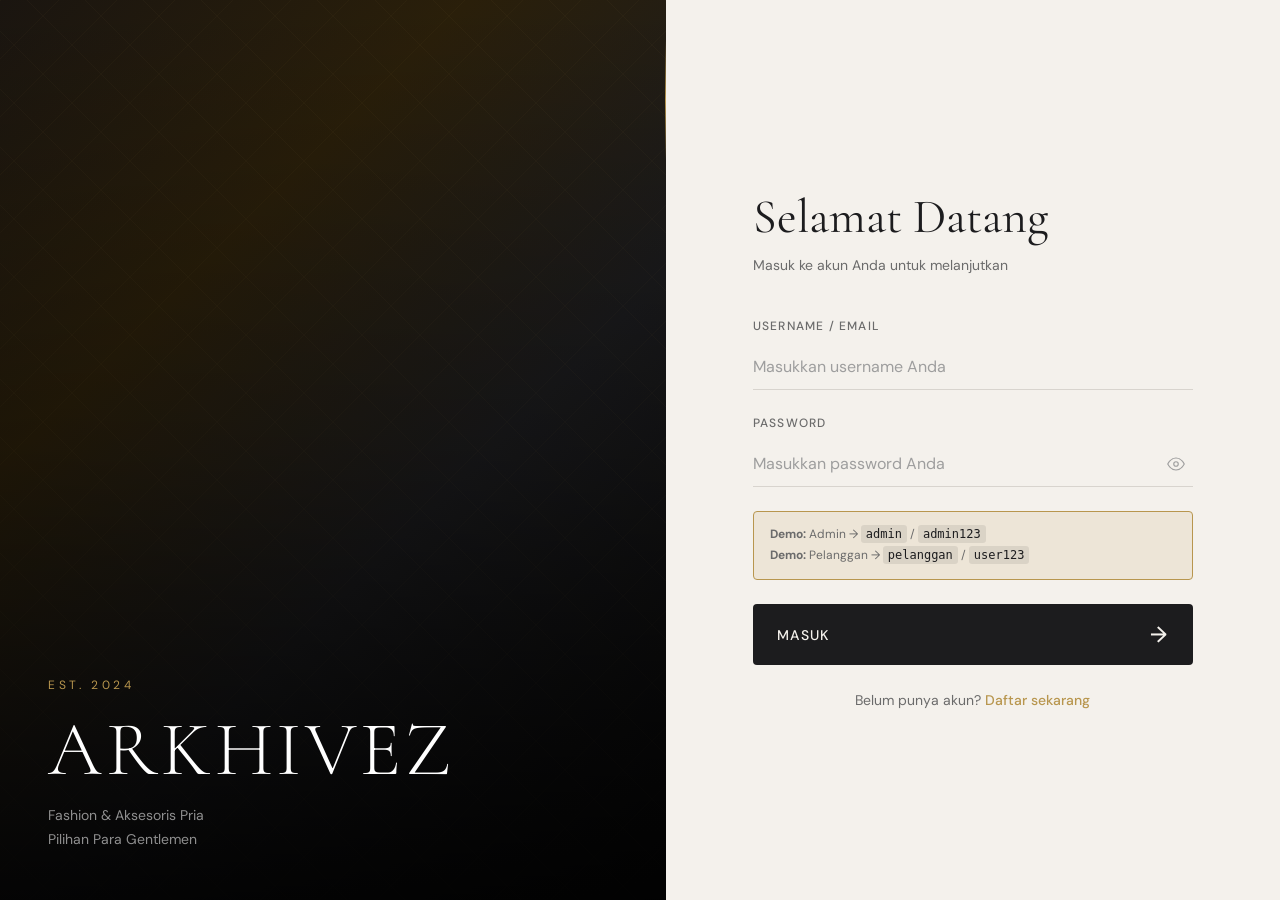
<file: index.html>
<!DOCTYPE html>
<html lang="id">
<head>
  <meta charset="UTF-8" />
  <meta http-equiv="refresh" content="0; url=login.html" />
  <title>ARKHIVEZ — Redirecting...</title>
  <script>
    // Jika sudah login, redirect ke halaman yang sesuai
    // Jika belum, redirect ke login
    try {
      /* Cek sessionStorage dulu (per-tab), baru localStorage */
      var raw = sessionStorage.getItem('arkhivez_session') || localStorage.getItem('arkhivez_session');
      var session = raw ? JSON.parse(raw) : null;
      if (session && session.role) {
        window.location.replace(session.role === 'admin' ? 'admin.html' : 'catalog.html');
      } else {
        window.location.replace('login.html');
      }
    } catch(e) {
      window.location.replace('login.html');
    }
  </script>
</head>
<body>
  <p style="font-family:sans-serif;text-align:center;margin-top:4rem;">
    Mengalihkan ke halaman login...
  </p>
</body>
</html>
</file>
<file: style.css>
/* ============================================================
   MANKUTU STORE — Global Stylesheet
   Desain: Luxury Editorial Minimalism
   Palet: 60% Krem (#F4F1EC) | 30% Charcoal (#1C1C1E) | 10% Emas (#B8964E)
   Font: Cormorant Garamond (display) + DM Sans (body)
   ============================================================ */

/* ── 1. CSS VARIABLES (Design Tokens) ── */
:root {
  /* Warna Utama — Aturan 60-30-10 */
  --color-bg:        #F4F1EC; /* 60% — Krem hangat (background dominan) */
  --color-surface:   #FFFFFF; /* Varian surface terang */
  --color-dark:      #1C1C1E; /* 30% — Charcoal hitam (teks, nav) */
  --color-dark-alt:  #2C2C2E; /* Varian gelap lebih terang */
  --color-gold:      #B8964E; /* 10% — Emas tembaga (aksen eksklusif) */
  --color-gold-light:#D4AE68; /* Emas lebih terang (hover state) */
  --color-gold-dim:  #B8964E22; /* Emas transparan (background aksen) */

  /* Warna Teks */
  --color-text:       #1C1C1E;
  --color-text-muted: #6B6B6B;
  --color-text-faint: #9E9E9E;
  --color-text-inv:   #F4F1EC; /* Teks di atas background gelap */

  /* Warna Semantik */
  --color-success: #2D7A4F;
  --color-warning: #B07A1A;
  --color-danger:  #B03030;
  --color-info:    #1A5A8A;

  /* Tipografi */
  --font-display: 'Cormorant Garamond', Georgia, serif;
  --font-body:    'DM Sans', system-ui, sans-serif;

  --size-xs:   0.75rem;   /* 12px */
  --size-sm:   0.875rem;  /* 14px */
  --size-base: 1rem;      /* 16px */
  --size-md:   1.125rem;  /* 18px */
  --size-lg:   1.375rem;  /* 22px */
  --size-xl:   1.75rem;   /* 28px */
  --size-2xl:  2.25rem;   /* 36px */
  --size-3xl:  3rem;      /* 48px */
  --size-4xl:  4rem;      /* 64px */
  --size-5xl:  5.5rem;    /* 88px */

  /* Spasi */
  --space-1:  0.25rem;
  --space-2:  0.5rem;
  --space-3:  0.75rem;
  --space-4:  1rem;
  --space-5:  1.25rem;
  --space-6:  1.5rem;
  --space-8:  2rem;
  --space-10: 2.5rem;
  --space-12: 3rem;
  --space-16: 4rem;
  --space-20: 5rem;

  /* Lain-lain */
  --radius-sm: 4px;
  --radius-md: 8px;
  --radius-lg: 16px;
  --radius-full: 999px;

  --shadow-sm:  0 1px 3px rgba(28,28,30,0.08), 0 1px 2px rgba(28,28,30,0.06);
  --shadow-md:  0 4px 16px rgba(28,28,30,0.10), 0 2px 6px rgba(28,28,30,0.06);
  --shadow-lg:  0 12px 40px rgba(28,28,30,0.14), 0 4px 12px rgba(28,28,30,0.08);

  --transition: 0.25s cubic-bezier(0.4, 0, 0.2, 1);
  --transition-fast: 0.15s ease;
}

/* ── 2. RESET & BASE ── */
*, *::before, *::after {
  box-sizing: border-box;
  margin: 0;
  padding: 0;
}

html {
  scroll-behavior: smooth;
  font-size: 16px;
}

body {
  font-family: var(--font-body);
  font-weight: 400;
  font-size: var(--size-base);
  color: var(--color-text);
  background-color: var(--color-bg);
  line-height: 1.6;
  -webkit-font-smoothing: antialiased;
  -moz-osx-font-smoothing: grayscale;
}

img { display: block; max-width: 100%; }
a { color: inherit; text-decoration: none; }
button { font-family: inherit; cursor: pointer; border: none; background: none; }
ul, ol { list-style: none; }
input, select, textarea { font-family: inherit; }

/* Kontainer Utama */
.container {
  width: 100%;
  max-width: 1240px;
  margin-inline: auto;
  padding-inline: var(--space-6);
}

/* ============================================================
   3. KOMPONEN: TOMBOL (BUTTONS)
   ============================================================ */

/* Tombol Primer — Emas Solid */
.btn-primary {
  display: inline-flex;
  align-items: center;
  gap: var(--space-2);
  padding: var(--space-3) var(--space-8);
  background: var(--color-gold);
  color: #fff;
  font-family: var(--font-body);
  font-size: var(--size-sm);
  font-weight: 500;
  letter-spacing: 0.08em;
  text-transform: uppercase;
  border-radius: var(--radius-sm);
  transition: background var(--transition), transform var(--transition);
  cursor: pointer;
  border: 2px solid var(--color-gold);
}

.btn-primary:hover {
  background: var(--color-gold-light);
  border-color: var(--color-gold-light);
  transform: translateY(-1px);
}

.btn-primary--sm {
  padding: var(--space-2) var(--space-5);
  font-size: var(--size-xs);
}

.btn-primary--light {
  background: #fff;
  color: var(--color-gold);
  border-color: #fff;
}

.btn-primary--light:hover {
  background: var(--color-bg);
  border-color: var(--color-bg);
}

/* Tombol Ghost — Outline */
.btn-ghost {
  display: inline-flex;
  align-items: center;
  gap: var(--space-2);
  padding: var(--space-3) var(--space-8);
  background: transparent;
  color: var(--color-dark);
  font-family: var(--font-body);
  font-size: var(--size-sm);
  font-weight: 500;
  letter-spacing: 0.08em;
  text-transform: uppercase;
  border-radius: var(--radius-sm);
  border: 1.5px solid var(--color-dark);
  transition: background var(--transition), color var(--transition);
  cursor: pointer;
}

.btn-ghost:hover {
  background: var(--color-dark);
  color: var(--color-text-inv);
}

.btn-ghost--sm {
  padding: var(--space-2) var(--space-5);
  font-size: var(--size-xs);
}

/* Tombol Teks */
.btn-text {
  background: none;
  border: none;
  color: var(--color-gold);
  font-size: var(--size-sm);
  font-weight: 500;
  cursor: pointer;
  transition: color var(--transition);
}

.btn-text:hover { color: var(--color-gold-light); }

/* Tombol Ikon */
.btn-icon {
  display: inline-flex;
  align-items: center;
  justify-content: center;
  width: 32px;
  height: 32px;
  border-radius: var(--radius-sm);
  background: var(--color-gold-dim);
  border: none;
  cursor: pointer;
  font-size: var(--size-sm);
  transition: background var(--transition);
}

.btn-icon:hover { background: var(--color-gold); }

/* ============================================================
   4. KOMPONEN: FORM INPUTS
   ============================================================ */

.form-group {
  display: flex;
  flex-direction: column;
  gap: var(--space-2);
}

.form-label {
  font-size: var(--size-xs);
  font-weight: 500;
  letter-spacing: 0.1em;
  text-transform: uppercase;
  color: var(--color-text-muted);
}

.required { color: var(--color-danger); }

.form-input-wrap {
  position: relative;
}

.form-input {
  width: 100%;
  padding: var(--space-3) var(--space-4);
  font-size: var(--size-base);
  color: var(--color-text);
  background: var(--color-surface);
  border: 1.5px solid #D8D4CE;
  border-radius: var(--radius-sm);
  transition: border-color var(--transition), box-shadow var(--transition);
  outline: none;
}

.form-input:focus {
  border-color: var(--color-gold);
  box-shadow: 0 0 0 3px var(--color-gold-dim);
}

.form-input::placeholder { color: var(--color-text-faint); }

.form-textarea {
  resize: vertical;
  min-height: 80px;
}

.form-hint {
  font-size: var(--size-xs);
  color: var(--color-text-faint);
}

/* Garis animasi bawah (untuk halaman login) */
.form-input-line {
  position: absolute;
  bottom: 0;
  left: 0;
  height: 2px;
  width: 0;
  background: var(--color-gold);
  transition: width 0.35s ease;
  border-radius: 0 0 2px 2px;
}

.form-input:focus ~ .form-input-line {
  width: 100%;
}

/* ============================================================
   5. HALAMAN LOGIN (index.html)
   ============================================================ */

.page-login {
  background: var(--color-dark);
  min-height: 100vh;
}

/* Wrapper split layout */
.login-wrapper {
  display: flex;
  min-height: 100vh;
}

/* ── Panel Kiri: Visual Branding ── */
.login-visual {
  position: relative;
  flex: 0 0 52%;
  display: flex;
  align-items: flex-end;
  padding: var(--space-12);
  overflow: hidden;
}

/* Background gradient maskulin + pattern */
.login-visual__bg {
  position: absolute;
  inset: 0;
  background:
    linear-gradient(
      135deg,
      #1a1510 0%,
      #2a1f0a 30%,
      #1C1C1E 60%,
      #0a0a0a 100%
    );
}

/* Pattern overlay geometris */
.login-visual__bg::before {
  content: '';
  position: absolute;
  inset: 0;
  background-image:
    repeating-linear-gradient(
      45deg,
      transparent,
      transparent 40px,
      rgba(184,150,78,0.04) 40px,
      rgba(184,150,78,0.04) 41px
    ),
    repeating-linear-gradient(
      -45deg,
      transparent,
      transparent 40px,
      rgba(184,150,78,0.04) 40px,
      rgba(184,150,78,0.04) 41px
    );
}

/* Gradien overlay untuk keterbacaan teks */
.login-visual__overlay {
  position: absolute;
  inset: 0;
  background: linear-gradient(
    to top,
    rgba(0,0,0,0.85) 0%,
    rgba(0,0,0,0.3) 50%,
    transparent 100%
  );
  z-index: 1;
}

.login-visual__content {
  position: relative;
  z-index: 2;
}

.login-visual__tagline {
  font-family: var(--font-body);
  font-size: var(--size-xs);
  letter-spacing: 0.3em;
  text-transform: uppercase;
  color: var(--color-gold);
  margin-bottom: var(--space-4);
}

.login-visual__brand {
  font-family: var(--font-display);
  font-size: clamp(3.5rem, 6vw, 6rem);
  font-weight: 300;
  line-height: 1;
  color: #fff;
  letter-spacing: 0.05em;
  margin-bottom: var(--space-4);
}

.login-visual__subtitle {
  font-family: var(--font-body);
  font-size: var(--size-sm);
  color: rgba(255,255,255,0.55);
  line-height: 1.7;
}

/* Elemen dekoratif sudut */
.login-visual__deco {
  position: absolute;
  top: var(--space-10);
  right: -1px;
  width: 2px;
  height: 120px;
  background: linear-gradient(to bottom, transparent, var(--color-gold), transparent);
  z-index: 2;
}

/* ── Panel Kanan: Form Login ── */
.login-form-panel {
  flex: 1;
  display: flex;
  align-items: center;
  justify-content: center;
  background: var(--color-bg);
  padding: var(--space-12) var(--space-8);
}

.login-form-container {
  width: 100%;
  max-width: 440px;
}

/* Logo versi mobile */
.login-logo-mobile {
  display: none;
  margin-bottom: var(--space-10);
  text-align: center;
}

.logo-text {
  font-family: var(--font-display);
  font-size: 2.5rem;
  font-weight: 400;
  letter-spacing: 0.12em;
  color: var(--color-dark);
}

.login-form-header {
  margin-bottom: var(--space-10);
}

.login-form-header__title {
  font-family: var(--font-display);
  font-size: var(--size-3xl);
  font-weight: 400;
  color: var(--color-dark);
  line-height: 1.2;
  margin-bottom: var(--space-2);
}

.login-form-header__desc {
  font-size: var(--size-sm);
  color: var(--color-text-muted);
}

/* Form */
.login-form {
  display: flex;
  flex-direction: column;
  gap: var(--space-6);
}

/* Pesan Error */
.form-error {
  display: none;
  align-items: center;
  gap: var(--space-3);
  padding: var(--space-3) var(--space-4);
  background: #FEF2F2;
  border: 1px solid #FECACA;
  border-radius: var(--radius-sm);
  font-size: var(--size-sm);
  color: var(--color-danger);
  animation: shakeX 0.4s ease;
}

.form-error.visible { display: flex; }

.form-error__icon {
  display: flex;
  align-items: center;
  justify-content: center;
  width: 20px;
  height: 20px;
  background: var(--color-danger);
  color: white;
  border-radius: 50%;
  font-size: var(--size-xs);
  font-weight: 700;
  flex-shrink: 0;
}

/* Override form-input untuk halaman login (tanpa background card) */
.page-login .form-input {
  border-left: none;
  border-right: none;
  border-top: none;
  border-radius: 0;
  background: transparent;
  border-bottom: 1.5px solid #D8D4CE;
  padding-left: 0;
  padding-right: var(--space-10);
}

.page-login .form-input:focus {
  border-color: var(--color-gold);
  box-shadow: none;
  background: transparent;
}

/* Tombol toggle password */
.btn-toggle-pw {
  position: absolute;
  right: 0;
  top: 50%;
  transform: translateY(-50%);
  background: none;
  border: none;
  color: var(--color-text-faint);
  cursor: pointer;
  padding: var(--space-2);
  display: flex;
  align-items: center;
  transition: color var(--transition);
}

.btn-toggle-pw:hover { color: var(--color-gold); }

/* Hint akun demo */
.demo-hint {
  background: var(--color-gold-dim);
  border: 1px solid var(--color-gold);
  border-radius: var(--radius-sm);
  padding: var(--space-3) var(--space-4);
  font-size: var(--size-xs);
  color: var(--color-text-muted);
  line-height: 1.8;
}

.demo-hint code {
  font-family: monospace;
  background: rgba(0,0,0,0.08);
  padding: 2px 5px;
  border-radius: 3px;
  color: var(--color-dark);
}

/* Tombol Login */
.btn-login {
  display: flex;
  align-items: center;
  justify-content: space-between;
  width: 100%;
  padding: var(--space-4) var(--space-6);
  background: var(--color-dark);
  color: var(--color-text-inv);
  font-size: var(--size-sm);
  font-weight: 500;
  letter-spacing: 0.1em;
  text-transform: uppercase;
  border: none;
  border-radius: var(--radius-sm);
  cursor: pointer;
  transition: background var(--transition), transform var(--transition);
  overflow: hidden;
  position: relative;
}

.btn-login::before {
  content: '';
  position: absolute;
  left: -100%;
  top: 0;
  height: 100%;
  width: 100%;
  background: var(--color-gold);
  transition: left 0.4s cubic-bezier(0.4, 0, 0.2, 1);
  z-index: 0;
}

.btn-login:hover::before { left: 0; }

.btn-login:hover { transform: translateY(-1px); }

.btn-login__text,
.btn-login__arrow {
  position: relative;
  z-index: 1;
}

.btn-login__arrow {
  font-size: var(--size-lg);
  transition: transform var(--transition);
}

.btn-login:hover .btn-login__arrow { transform: translateX(4px); }

/* Link Daftar */
.login-register-link {
  text-align: center;
  font-size: var(--size-sm);
  color: var(--color-text-muted);
}

.login-register-link a {
  color: var(--color-gold);
  font-weight: 500;
  border-bottom: 1px solid transparent;
  transition: border-color var(--transition);
}

.login-register-link a:hover { border-color: var(--color-gold); }

/* ============================================================
   6. HALAMAN KATALOG — HEADER
   ============================================================ */

.site-header {
  position: sticky;
  top: 0;
  z-index: 100;
  background: var(--color-bg);
  border-bottom: 1px solid rgba(28,28,30,0.08);
  transition: box-shadow var(--transition);
}

.site-header.scrolled {
  box-shadow: var(--shadow-md);
}

.header-inner {
  display: flex;
  align-items: center;
  height: 72px;
  gap: var(--space-8);
}

/* Logo */
.site-logo {
  font-family: var(--font-display);
  font-size: var(--size-xl);
  font-weight: 400;
  letter-spacing: 0.15em;
  color: var(--color-dark);
  flex-shrink: 0;
  transition: color var(--transition);
}

.site-logo:hover { color: var(--color-gold); }

/* Navigasi */
.site-nav {
  flex: 1;
  display: flex;
  justify-content: center;
}

.nav-list {
  display: flex;
  align-items: center;
  gap: var(--space-8);
}

.nav-link {
  font-size: var(--size-xs);
  font-weight: 500;
  letter-spacing: 0.12em;
  text-transform: uppercase;
  color: var(--color-text-muted);
  position: relative;
  padding-bottom: 3px;
  transition: color var(--transition);
}

.nav-link::after {
  content: '';
  position: absolute;
  bottom: 0;
  left: 0;
  width: 0;
  height: 1.5px;
  background: var(--color-gold);
  transition: width var(--transition);
}

.nav-link:hover,
.nav-link--active {
  color: var(--color-dark);
}

.nav-link:hover::after,
.nav-link--active::after {
  width: 100%;
}

/* Header Actions */
.header-actions {
  display: flex;
  align-items: center;
  gap: var(--space-4);
  margin-left: auto;
  flex-shrink: 0;
}

/* Tombol Keranjang */
.btn-cart {
  position: relative;
  display: flex;
  align-items: center;
  justify-content: center;
  width: 44px;
  height: 44px;
  border-radius: var(--radius-sm);
  color: var(--color-dark);
  transition: background var(--transition), color var(--transition);
}

.btn-cart:hover {
  background: var(--color-gold-dim);
  color: var(--color-gold);
}

/* Badge keranjang */
.cart-badge {
  position: absolute;
  top: 6px;
  right: 6px;
  min-width: 18px;
  height: 18px;
  padding: 0 4px;
  background: var(--color-gold);
  color: #fff;
  font-size: 10px;
  font-weight: 600;
  border-radius: var(--radius-full);
  display: flex;
  align-items: center;
  justify-content: center;
  opacity: 0;
  transform: scale(0.5);
  transition: opacity var(--transition), transform var(--transition);
}

.cart-badge.has-items {
  opacity: 1;
  transform: scale(1);
}

/* Info User */
.user-menu {
  display: flex;
  align-items: center;
  gap: var(--space-2);
}

.user-name {
  font-size: var(--size-sm);
  font-weight: 500;
  color: var(--color-text-muted);
}

.btn-logout {
  display: flex;
  align-items: center;
  justify-content: center;
  width: 32px;
  height: 32px;
  color: var(--color-text-faint);
  border-radius: var(--radius-sm);
  transition: color var(--transition), background var(--transition);
}

.btn-logout:hover {
  color: var(--color-danger);
  background: #FEF2F2;
}

/* Hamburger Mobile */
.hamburger {
  display: none;
  flex-direction: column;
  justify-content: center;
  gap: 5px;
  width: 36px;
  height: 36px;
  padding: 4px;
  border-radius: var(--radius-sm);
}

.hamburger span {
  display: block;
  height: 1.5px;
  background: var(--color-dark);
  transition: transform var(--transition), opacity var(--transition);
  transform-origin: left center;
}

.hamburger.open span:nth-child(1) { transform: rotate(38deg) translateY(-1px); }
.hamburger.open span:nth-child(2) { opacity: 0; }
.hamburger.open span:nth-child(3) { transform: rotate(-38deg) translateY(1px); }

/* Overlay nav mobile */
.nav-overlay {
  display: none;
  position: fixed;
  inset: 0;
  background: rgba(0,0,0,0.4);
  z-index: 90;
  opacity: 0;
  transition: opacity var(--transition);
}

.nav-overlay.visible {
  opacity: 1;
}

/* ============================================================
   7. HERO SECTION
   ============================================================ */

.hero-section {
  position: relative;
  min-height: 88vh;
  display: flex;
  align-items: center;
  overflow: hidden;
}

.hero-bg {
  position: absolute;
  inset: 0;
  background: linear-gradient(
    135deg,
    #EDE8DF 0%,
    #F4F1EC 40%,
    #EDE4D4 100%
  );
}

/* Ornamen geometris dekoratif */
.hero-ornament {
  position: absolute;
  border-radius: 50%;
}

.hero-ornament--1 {
  width: 600px;
  height: 600px;
  right: -150px;
  top: -200px;
  background: radial-gradient(circle, rgba(184,150,78,0.08) 0%, transparent 70%);
}

.hero-ornament--2 {
  width: 400px;
  height: 400px;
  left: -100px;
  bottom: -100px;
  background: radial-gradient(circle, rgba(28,28,30,0.04) 0%, transparent 70%);
}

.hero-content {
  position: relative;
  z-index: 2;
  display: flex;
  align-items: center;
  justify-content: space-between;
  gap: var(--space-12);
  padding-block: var(--space-20);
}

.hero-text {
  max-width: 580px;
}

.hero-tagline {
  font-size: var(--size-xs);
  font-weight: 500;
  letter-spacing: 0.25em;
  text-transform: uppercase;
  color: var(--color-gold);
  margin-bottom: var(--space-5);
  display: flex;
  align-items: center;
  gap: var(--space-3);
}

.hero-tagline::before {
  content: '';
  display: block;
  width: 32px;
  height: 1px;
  background: var(--color-gold);
}

.hero-title {
  font-family: var(--font-display);
  font-size: clamp(3rem, 6vw, 5.5rem);
  font-weight: 300;
  line-height: 1.05;
  color: var(--color-dark);
  margin-bottom: var(--space-6);
  letter-spacing: -0.01em;
}

.hero-title em {
  font-style: italic;
  color: var(--color-gold);
}

.hero-desc {
  font-size: var(--size-md);
  color: var(--color-text-muted);
  line-height: 1.7;
  margin-bottom: var(--space-10);
  font-weight: 300;
}

.hero-cta {
  display: flex;
  flex-wrap: wrap;
  gap: var(--space-4);
  align-items: center;
}

/* Kartu Statistik Hero */
.hero-stats {
  display: flex;
  align-items: center;
  gap: var(--space-8);
  background: var(--color-surface);
  border: 1px solid rgba(28,28,30,0.08);
  border-radius: var(--radius-lg);
  padding: var(--space-8) var(--space-10);
  box-shadow: var(--shadow-md);
  flex-shrink: 0;
}

.stat-item {
  text-align: center;
}

.stat-num {
  display: block;
  font-family: var(--font-display);
  font-size: var(--size-2xl);
  font-weight: 600;
  color: var(--color-dark);
  line-height: 1;
  margin-bottom: var(--space-1);
}

.stat-label {
  font-size: var(--size-xs);
  text-transform: uppercase;
  letter-spacing: 0.1em;
  color: var(--color-text-muted);
}

.stat-divider {
  width: 1px;
  height: 40px;
  background: rgba(28,28,30,0.1);
}

/* ============================================================
   8. BANNER PROMO
   ============================================================ */

.promo-banner {
  background: var(--color-dark);
  padding: var(--space-3) 0;
  text-align: center;
}

.promo-banner p {
  font-size: var(--size-sm);
  color: rgba(255,255,255,0.75);
  letter-spacing: 0.05em;
}

.promo-banner strong { color: var(--color-gold); }

/* ============================================================
   9. KATEGORI CEPAT
   ============================================================ */

.quick-cats {
  padding: var(--space-12) var(--space-6);
}

.quick-cat-grid {
  display: grid;
  grid-template-columns: repeat(6, 1fr);
  gap: var(--space-4);
}

.quick-cat-item {
  display: flex;
  flex-direction: column;
  align-items: center;
  gap: var(--space-2);
  padding: var(--space-5) var(--space-3);
  background: var(--color-surface);
  border: 1px solid rgba(28,28,30,0.06);
  border-radius: var(--radius-md);
  font-size: var(--size-xs);
  font-weight: 500;
  letter-spacing: 0.05em;
  color: var(--color-text-muted);
  text-transform: uppercase;
  transition: border-color var(--transition), box-shadow var(--transition), transform var(--transition);
  text-decoration: none;
}

.quick-cat-item:hover {
  border-color: var(--color-gold);
  box-shadow: var(--shadow-sm);
  transform: translateY(-2px);
  color: var(--color-dark);
}

.quick-cat-icon {
  font-size: 1.75rem;
}

/* ============================================================
   10. SEKSI PRODUK
   ============================================================ */

.product-section {
  padding: var(--space-16) 0;
}

.product-section--dark {
  background: var(--color-dark);
}

.product-section--dark .section-overline,
.product-section--dark .section-title,
.product-section--dark .section-viewall {
  color: var(--color-text-inv);
}

.product-section--dark .section-title { color: #fff; }
.product-section--dark .section-overline { color: var(--color-gold); }
.product-section--dark .section-viewall { color: rgba(255,255,255,0.5); }

/* Section Header */
.section-header {
  display: flex;
  align-items: flex-end;
  justify-content: space-between;
  margin-bottom: var(--space-8);
}

.section-overline {
  font-size: var(--size-xs);
  font-weight: 500;
  letter-spacing: 0.2em;
  text-transform: uppercase;
  color: var(--color-gold);
  margin-bottom: var(--space-2);
}

.section-title {
  font-family: var(--font-display);
  font-size: var(--size-3xl);
  font-weight: 400;
  color: var(--color-dark);
  line-height: 1;
}

.section-viewall {
  font-size: var(--size-sm);
  color: var(--color-text-muted);
  font-weight: 500;
  transition: color var(--transition);
  white-space: nowrap;
}

.section-viewall:hover { color: var(--color-gold); }

/* Filter Chips */
.filter-chips {
  display: flex;
  flex-wrap: wrap;
  gap: var(--space-2);
  margin-bottom: var(--space-8);
}

.chip {
  padding: var(--space-2) var(--space-4);
  font-size: var(--size-xs);
  font-weight: 500;
  letter-spacing: 0.06em;
  text-transform: uppercase;
  color: var(--color-text-muted);
  background: transparent;
  border: 1px solid rgba(28,28,30,0.15);
  border-radius: var(--radius-full);
  cursor: pointer;
  transition: all var(--transition);
}

.chip:hover {
  border-color: var(--color-gold);
  color: var(--color-gold);
}

.chip--active {
  background: var(--color-gold);
  border-color: var(--color-gold);
  color: #fff;
}

.product-section--dark .chip {
  color: rgba(255,255,255,0.5);
  border-color: rgba(255,255,255,0.15);
}

.product-section--dark .chip:hover {
  border-color: var(--color-gold);
  color: var(--color-gold);
}

/* ── Grid Produk ── */
.product-grid {
  display: grid;
  grid-template-columns: repeat(4, 1fr);
  gap: var(--space-6);
}

/* ── Kartu Produk ── */
.product-card {
  background: var(--color-surface);
  border-radius: var(--radius-md);
  overflow: hidden;
  border: 1px solid rgba(28,28,30,0.06);
  box-shadow: var(--shadow-sm);
  transition: transform var(--transition), box-shadow var(--transition);
  display: flex;
  flex-direction: column;
  cursor: pointer;
  animation: fadeInUp 0.5s ease both;
}

.product-card:hover {
  transform: translateY(-4px);
  box-shadow: var(--shadow-lg);
}

/* Wrapper gambar produk */
.product-card__img-wrap {
  position: relative;
  aspect-ratio: 3/4;
  overflow: hidden;
  background: #EDE8DF;
}

.product-card__img {
  width: 100%;
  height: 100%;
  object-fit: cover;
  transition: transform 0.6s cubic-bezier(0.4, 0, 0.2, 1);
}

.product-card:hover .product-card__img {
  transform: scale(1.05);
}

/* Badge Produk */
.product-card__badge {
  position: absolute;
  top: var(--space-3);
  left: var(--space-3);
  padding: 3px 10px;
  font-size: 10px;
  font-weight: 600;
  letter-spacing: 0.1em;
  text-transform: uppercase;
  border-radius: var(--radius-full);
  color: #fff;
  z-index: 2;
}

.badge--new     { background: var(--color-dark); }
.badge--sale    { background: var(--color-danger); }
.badge--best    { background: var(--color-gold); }

/* Tombol Favorit (Wishlist) */
.product-card__wishlist {
  position: absolute;
  top: var(--space-3);
  right: var(--space-3);
  width: 34px;
  height: 34px;
  background: rgba(255,255,255,0.9);
  backdrop-filter: blur(4px);
  border-radius: 50%;
  display: flex;
  align-items: center;
  justify-content: center;
  cursor: pointer;
  border: none;
  color: var(--color-text-faint);
  transition: color var(--transition), background var(--transition);
  opacity: 0;
  transform: translateY(-4px);
  transition: opacity var(--transition), transform var(--transition), color var(--transition);
  z-index: 2;
}

.product-card:hover .product-card__wishlist {
  opacity: 1;
  transform: translateY(0);
}

.product-card__wishlist:hover {
  color: #e53e3e;
}

/* Info Produk */
.product-card__info {
  padding: var(--space-4);
  display: flex;
  flex-direction: column;
  gap: var(--space-2);
  flex: 1;
}

.product-card__brand {
  font-size: 10px;
  font-weight: 500;
  letter-spacing: 0.15em;
  text-transform: uppercase;
  color: var(--color-gold);
}

.product-card__name {
  font-family: var(--font-display);
  font-size: var(--size-md);
  font-weight: 400;
  color: var(--color-dark);
  line-height: 1.3;
}

/* Area Harga */
.product-card__price-row {
  display: flex;
  align-items: center;
  gap: var(--space-2);
  margin-top: auto;
  padding-top: var(--space-2);
}

.product-card__price {
  font-family: var(--font-display);
  font-size: var(--size-lg);
  font-weight: 600;
  color: var(--color-dark);
}

.product-card__price-original {
  font-size: var(--size-sm);
  color: var(--color-text-faint);
  text-decoration: line-through;
}

/* Tombol Beli */
.product-card__btn {
  margin: 0 var(--space-4) var(--space-4);
  padding: var(--space-3);
  background: var(--color-dark);
  color: var(--color-text-inv);
  font-size: var(--size-xs);
  font-weight: 500;
  letter-spacing: 0.1em;
  text-transform: uppercase;
  border: none;
  border-radius: var(--radius-sm);
  cursor: pointer;
  transition: background var(--transition), transform var(--transition);
  width: calc(100% - var(--space-8));
  transform: translateY(4px);
  opacity: 0;
  transition: opacity var(--transition), transform var(--transition), background var(--transition);
}

.product-card:hover .product-card__btn {
  opacity: 1;
  transform: translateY(0);
}

.product-card__btn:hover {
  background: var(--color-gold);
}

/* ── Skeleton Loading ── */
.product-skeleton {
  background: linear-gradient(
    90deg,
    rgba(28,28,30,0.05) 25%,
    rgba(28,28,30,0.1) 50%,
    rgba(28,28,30,0.05) 75%
  );
  background-size: 200% 100%;
  animation: shimmer 1.5s infinite;
  border-radius: var(--radius-md);
  aspect-ratio: 3/5;
}

/* ============================================================
   11. BANNER CTA
   ============================================================ */

.cta-banner {
  background: linear-gradient(135deg, #1a1510, #2a1f0a, #1C1C1E);
  padding: var(--space-16) 0;
}

.cta-banner__inner {
  display: flex;
  align-items: center;
  justify-content: space-between;
  gap: var(--space-8);
}

.cta-banner__text h2 {
  font-family: var(--font-display);
  font-size: var(--size-3xl);
  font-weight: 300;
  color: #fff;
  line-height: 1.15;
  margin-bottom: var(--space-3);
}

.cta-banner__text h2 em {
  font-style: italic;
  color: var(--color-gold);
}

.cta-banner__text p {
  font-size: var(--size-sm);
  color: rgba(255,255,255,0.55);
}

/* ============================================================
   12. FOOTER
   ============================================================ */

.site-footer {
  background: var(--color-dark);
  padding: var(--space-16) 0 var(--space-8);
}

.footer-grid {
  display: grid;
  grid-template-columns: 2fr 1fr 1fr 1fr;
  gap: var(--space-10);
  margin-bottom: var(--space-12);
}

.footer-logo {
  font-family: var(--font-display);
  font-size: var(--size-2xl);
  font-weight: 400;
  letter-spacing: 0.12em;
  color: #fff;
  display: block;
  margin-bottom: var(--space-4);
}

.footer-brand p {
  font-size: var(--size-sm);
  color: rgba(255,255,255,0.45);
  line-height: 1.7;
  margin-bottom: var(--space-5);
}

.footer-socials {
  display: flex;
  gap: var(--space-3);
}

.footer-socials a {
  display: inline-flex;
  align-items: center;
  justify-content: center;
  width: 36px;
  height: 36px;
  background: rgba(255,255,255,0.08);
  border-radius: var(--radius-sm);
  color: rgba(255,255,255,0.5);
  font-size: var(--size-xs);
  font-weight: 600;
  transition: background var(--transition), color var(--transition);
}

.footer-socials a:hover {
  background: var(--color-gold);
  color: #fff;
}

.footer-links h4 {
  font-size: var(--size-xs);
  font-weight: 500;
  letter-spacing: 0.15em;
  text-transform: uppercase;
  color: var(--color-gold);
  margin-bottom: var(--space-5);
}

.footer-links ul {
  display: flex;
  flex-direction: column;
  gap: var(--space-3);
}

.footer-links li a {
  font-size: var(--size-sm);
  color: rgba(255,255,255,0.45);
  transition: color var(--transition);
}

.footer-links li a:hover { color: rgba(255,255,255,0.85); }

.footer-contact h4 {
  font-size: var(--size-xs);
  font-weight: 500;
  letter-spacing: 0.15em;
  text-transform: uppercase;
  color: var(--color-gold);
  margin-bottom: var(--space-5);
}

.footer-contact p {
  font-size: var(--size-sm);
  color: rgba(255,255,255,0.45);
  margin-bottom: var(--space-2);
}

.footer-bottom {
  display: flex;
  justify-content: space-between;
  align-items: center;
  padding-top: var(--space-6);
  border-top: 1px solid rgba(255,255,255,0.08);
  font-size: var(--size-xs);
  color: rgba(255,255,255,0.25);
}

/* ============================================================
   13. MODAL KERANJANG
   ============================================================ */

.cart-modal[hidden] { display: none !important; }

.cart-modal {
  position: fixed;
  inset: 0;
  z-index: 200;
  display: flex;
  justify-content: flex-end;
}

.cart-modal__backdrop {
  position: absolute;
  inset: 0;
  background: rgba(0,0,0,0.45);
  cursor: pointer;
}

.cart-modal__panel {
  position: relative;
  z-index: 1;
  width: 100%;
  max-width: 420px;
  background: var(--color-surface);
  display: flex;
  flex-direction: column;
  box-shadow: var(--shadow-lg);
  animation: slideInRight 0.3s ease;
}

.cart-modal__header {
  display: flex;
  align-items: center;
  justify-content: space-between;
  padding: var(--space-5) var(--space-6);
  border-bottom: 1px solid rgba(28,28,30,0.08);
}

.cart-modal__header h3 {
  font-family: var(--font-display);
  font-size: var(--size-xl);
  font-weight: 400;
}

.cart-modal__close {
  color: var(--color-text-faint);
  font-size: var(--size-md);
  transition: color var(--transition);
}

.cart-modal__close:hover { color: var(--color-dark); }

.cart-modal__body {
  flex: 1;
  overflow-y: auto;
  padding: var(--space-4) var(--space-6);
}

/* Item Keranjang */
.cart-item {
  display: flex;
  gap: var(--space-4);
  padding: var(--space-4) 0;
  border-bottom: 1px solid rgba(28,28,30,0.06);
}

.cart-item__img {
  width: 70px;
  height: 90px;
  object-fit: cover;
  border-radius: var(--radius-sm);
  background: var(--color-bg);
  flex-shrink: 0;
}

.cart-item__info {
  flex: 1;
}

.cart-item__name {
  font-size: var(--size-sm);
  font-weight: 500;
  margin-bottom: var(--space-1);
}

.cart-item__price {
  font-family: var(--font-display);
  font-size: var(--size-md);
  font-weight: 600;
  color: var(--color-gold);
}

.cart-item__qty-row {
  display: flex;
  align-items: center;
  gap: var(--space-3);
  margin-top: var(--space-2);
}

.cart-item__qty-btn {
  width: 24px;
  height: 24px;
  border-radius: var(--radius-sm);
  background: var(--color-bg);
  border: 1px solid rgba(28,28,30,0.1);
  font-size: var(--size-md);
  display: flex;
  align-items: center;
  justify-content: center;
  cursor: pointer;
  transition: background var(--transition);
}

.cart-item__qty-btn:hover { background: var(--color-gold-dim); }

.cart-item__qty {
  font-size: var(--size-sm);
  font-weight: 500;
  min-width: 20px;
  text-align: center;
}

.cart-item__remove {
  color: var(--color-text-faint);
  background: none;
  border: none;
  font-size: var(--size-xs);
  cursor: pointer;
  transition: color var(--transition);
}

.cart-item__remove:hover { color: var(--color-danger); }

/* Footer Keranjang */
.cart-modal__footer {
  padding: var(--space-5) var(--space-6);
  border-top: 1px solid rgba(28,28,30,0.08);
  display: flex;
  flex-direction: column;
  gap: var(--space-4);
}

.cart-total {
  display: flex;
  justify-content: space-between;
  align-items: center;
}

.cart-total span {
  font-size: var(--size-sm);
  color: var(--color-text-muted);
  text-transform: uppercase;
  letter-spacing: 0.1em;
}

.cart-total strong {
  font-family: var(--font-display);
  font-size: var(--size-xl);
  font-weight: 600;
}

.btn-checkout {
  width: 100%;
  justify-content: center;
}

/* Keranjang kosong */
.cart-empty {
  display: flex;
  flex-direction: column;
  align-items: center;
  justify-content: center;
  gap: var(--space-4);
  padding: var(--space-12) var(--space-6);
  text-align: center;
  color: var(--color-text-muted);
}

.cart-empty-icon { font-size: 3rem; }

/* ============================================================
   14. TOAST NOTIFICATION
   ============================================================ */

.toast {
  position: fixed;
  bottom: var(--space-6);
  right: var(--space-6);
  z-index: 300;
  padding: var(--space-3) var(--space-6);
  background: var(--color-dark);
  color: #fff;
  border-radius: var(--radius-sm);
  font-size: var(--size-sm);
  box-shadow: var(--shadow-lg);
  border-left: 3px solid var(--color-gold);
  opacity: 0;
  transform: translateY(10px);
  transition: opacity 0.3s, transform 0.3s;
  pointer-events: none;
}

.toast.show {
  opacity: 1;
  transform: translateY(0);
}

/* ============================================================
   15. HALAMAN ADMIN — LAYOUT
   ============================================================ */

.page-admin {
  background: #F0EDE8;
}

.admin-layout {
  display: flex;
  min-height: 100vh;
}

/* ── Sidebar Admin ── */
.admin-sidebar {
  width: 260px;
  flex-shrink: 0;
  background: var(--color-dark);
  display: flex;
  flex-direction: column;
  position: sticky;
  top: 0;
  height: 100vh;
  overflow-y: auto;
  z-index: 50;
  transition: transform var(--transition);
}

.sidebar-brand {
  padding: var(--space-6);
  border-bottom: 1px solid rgba(255,255,255,0.06);
}

.sidebar-logo {
  display: block;
  font-family: var(--font-display);
  font-size: var(--size-xl);
  font-weight: 400;
  letter-spacing: 0.15em;
  color: #fff;
  margin-bottom: var(--space-1);
}

.sidebar-role {
  font-size: 10px;
  letter-spacing: 0.2em;
  text-transform: uppercase;
  color: var(--color-gold);
}

.sidebar-profile {
  display: flex;
  align-items: center;
  gap: var(--space-3);
  padding: var(--space-5) var(--space-6);
  border-bottom: 1px solid rgba(255,255,255,0.06);
}

.sidebar-avatar {
  width: 40px;
  height: 40px;
  background: var(--color-gold);
  border-radius: 50%;
  display: flex;
  align-items: center;
  justify-content: center;
  font-weight: 600;
  color: #fff;
  font-size: var(--size-sm);
  flex-shrink: 0;
}

.sidebar-profile-name {
  font-size: var(--size-sm);
  font-weight: 500;
  color: #fff;
}

.sidebar-profile-role {
  font-size: var(--size-xs);
  color: rgba(255,255,255,0.4);
}

/* Nav Sidebar */
.sidebar-nav {
  flex: 1;
  padding: var(--space-5) 0;
}

.sidebar-nav-list {
  display: flex;
  flex-direction: column;
  gap: var(--space-1);
  padding: 0 var(--space-3);
}

.sidebar-nav-link {
  display: flex;
  align-items: center;
  gap: var(--space-3);
  padding: var(--space-3) var(--space-4);
  border-radius: var(--radius-sm);
  font-size: var(--size-sm);
  color: rgba(255,255,255,0.5);
  font-weight: 400;
  transition: background var(--transition), color var(--transition);
}

.sidebar-nav-link:hover {
  background: rgba(255,255,255,0.06);
  color: rgba(255,255,255,0.85);
}

.sidebar-nav-link--active {
  background: var(--color-gold-dim);
  color: var(--color-gold) !important;
  font-weight: 500;
}

.sidebar-nav-icon { font-size: var(--size-md); }

.sidebar-nav-separator {
  height: 1px;
  background: rgba(255,255,255,0.06);
  margin: var(--space-3) var(--space-4);
}

/* Tombol Logout Sidebar */
.sidebar-logout {
  margin: var(--space-4);
  padding: var(--space-3) var(--space-4);
  background: rgba(255,255,255,0.04);
  border: 1px solid rgba(255,255,255,0.08);
  border-radius: var(--radius-sm);
  color: rgba(255,255,255,0.4);
  font-size: var(--size-sm);
  cursor: pointer;
  transition: background var(--transition), color var(--transition);
  display: flex;
  align-items: center;
  gap: var(--space-2);
}

.sidebar-logout:hover {
  background: rgba(255,80,80,0.1);
  border-color: rgba(176,48,48,0.3);
  color: #ff8080;
}

/* ── Konten Utama Admin ── */
.admin-main {
  flex: 1;
  display: flex;
  flex-direction: column;
  overflow: hidden;
}

/* Top Bar */
.admin-topbar {
  display: flex;
  align-items: center;
  gap: var(--space-4);
  padding: var(--space-4) var(--space-6);
  background: var(--color-surface);
  border-bottom: 1px solid rgba(28,28,30,0.06);
  position: sticky;
  top: 0;
  z-index: 40;
  box-shadow: var(--shadow-sm);
}

.admin-hamburger {
  display: none;
  flex-direction: column;
  gap: 5px;
  width: 32px;
  height: 32px;
  align-items: center;
  justify-content: center;
}

.admin-hamburger span {
  display: block;
  width: 20px;
  height: 1.5px;
  background: var(--color-dark);
}

.admin-topbar-left { flex: 1; }

.admin-page-title {
  font-family: var(--font-display);
  font-size: var(--size-xl);
  font-weight: 400;
  color: var(--color-dark);
  line-height: 1;
}

.admin-breadcrumb {
  font-size: var(--size-xs);
  color: var(--color-text-faint);
  margin-top: 2px;
}

.admin-topbar-right {
  display: flex;
  align-items: center;
  gap: var(--space-4);
}

.admin-notif-btn {
  position: relative;
  width: 40px;
  height: 40px;
  display: flex;
  align-items: center;
  justify-content: center;
  border-radius: var(--radius-sm);
  color: var(--color-text-muted);
  transition: background var(--transition);
}

.admin-notif-btn:hover { background: var(--color-bg); }

.notif-dot {
  position: absolute;
  top: 8px;
  right: 8px;
  width: 8px;
  height: 8px;
  background: var(--color-gold);
  border-radius: 50%;
  border: 2px solid var(--color-surface);
}

.btn-visit-store {
  padding: var(--space-2) var(--space-5);
  border: 1.5px solid var(--color-dark);
  border-radius: var(--radius-sm);
  font-size: var(--size-xs);
  font-weight: 500;
  letter-spacing: 0.06em;
  text-transform: uppercase;
  transition: background var(--transition), color var(--transition);
}

.btn-visit-store:hover {
  background: var(--color-dark);
  color: #fff;
}

/* ── Konten Admin Sections ── */
.admin-content {
  padding: var(--space-6);
  display: flex;
  flex-direction: column;
  gap: var(--space-6);
}

.admin-content--hidden { display: none; }

/* ── KPI Cards ── */
.kpi-grid {
  display: grid;
  grid-template-columns: repeat(4, 1fr);
  gap: var(--space-4);
}

.kpi-card {
  background: var(--color-surface);
  border-radius: var(--radius-md);
  padding: var(--space-5);
  display: flex;
  gap: var(--space-4);
  align-items: flex-start;
  border: 1px solid rgba(28,28,30,0.06);
  box-shadow: var(--shadow-sm);
  transition: transform var(--transition), box-shadow var(--transition);
}

.kpi-card:hover {
  transform: translateY(-2px);
  box-shadow: var(--shadow-md);
}

.kpi-card--primary {
  border-left: 3px solid var(--color-gold);
  background: linear-gradient(135deg, #fff 0%, var(--color-gold-dim) 100%);
}

.kpi-card__icon {
  font-size: 1.75rem;
  line-height: 1;
  flex-shrink: 0;
}

.kpi-card__label {
  font-size: var(--size-xs);
  font-weight: 500;
  letter-spacing: 0.08em;
  text-transform: uppercase;
  color: var(--color-text-muted);
  margin-bottom: var(--space-1);
}

.kpi-card__value {
  font-family: var(--font-display);
  font-size: var(--size-2xl);
  font-weight: 600;
  color: var(--color-dark);
  line-height: 1.2;
}

.kpi-card__change {
  font-size: var(--size-xs);
  color: var(--color-text-faint);
  margin-top: 2px;
}

.kpi-card__change--up { color: var(--color-success); }

/* ── Admin Card (Generic) ── */
.admin-card {
  background: var(--color-surface);
  border-radius: var(--radius-md);
  border: 1px solid rgba(28,28,30,0.06);
  box-shadow: var(--shadow-sm);
  overflow: hidden;
}

.admin-card-header {
  display: flex;
  align-items: center;
  justify-content: space-between;
  padding: var(--space-5) var(--space-6);
  border-bottom: 1px solid rgba(28,28,30,0.06);
}

.admin-card-header h3 {
  font-family: var(--font-display);
  font-size: var(--size-lg);
  font-weight: 400;
  color: var(--color-dark);
}

/* ── Toolbar Tabel ── */
.table-toolbar {
  display: flex;
  align-items: center;
  gap: var(--space-4);
  padding: var(--space-4) var(--space-6);
  border-bottom: 1px solid rgba(28,28,30,0.06);
  flex-wrap: wrap;
}

.table-search {
  display: flex;
  align-items: center;
  gap: var(--space-2);
  flex: 1;
  min-width: 200px;
  background: var(--color-bg);
  border: 1px solid rgba(28,28,30,0.1);
  border-radius: var(--radius-sm);
  padding: var(--space-2) var(--space-3);
}

.table-search svg { color: var(--color-text-faint); flex-shrink: 0; }

.table-search-input {
  background: none;
  border: none;
  outline: none;
  font-size: var(--size-sm);
  color: var(--color-text);
  width: 100%;
}

.table-search-input::placeholder { color: var(--color-text-faint); }

.table-filters {
  display: flex;
  gap: var(--space-3);
}

.table-select {
  padding: var(--space-2) var(--space-3);
  font-size: var(--size-xs);
  border: 1px solid rgba(28,28,30,0.1);
  border-radius: var(--radius-sm);
  background: var(--color-bg);
  color: var(--color-text);
  cursor: pointer;
  outline: none;
}

.table-select:focus { border-color: var(--color-gold); }

/* ── Tabel Admin ── */
.table-wrapper {
  overflow-x: auto;
}

.admin-table {
  width: 100%;
  border-collapse: collapse;
  font-size: var(--size-sm);
}

.admin-table th {
  padding: var(--space-3) var(--space-4);
  text-align: left;
  font-size: 10px;
  font-weight: 600;
  letter-spacing: 0.12em;
  text-transform: uppercase;
  color: var(--color-text-muted);
  background: var(--color-bg);
  border-bottom: 1px solid rgba(28,28,30,0.08);
  white-space: nowrap;
}

.admin-table td {
  padding: var(--space-4);
  border-bottom: 1px solid rgba(28,28,30,0.04);
  color: var(--color-text);
  vertical-align: middle;
}

.admin-table tr:last-child td { border-bottom: none; }

.admin-table tbody tr {
  transition: background var(--transition);
}

.admin-table tbody tr:hover {
  background: rgba(184,150,78,0.04);
}

.admin-table code {
  font-family: monospace;
  font-size: var(--size-xs);
  background: var(--color-bg);
  padding: 2px 6px;
  border-radius: 3px;
  color: var(--color-text-muted);
}

/* Badge Status */
.badge {
  display: inline-flex;
  align-items: center;
  padding: 3px 10px;
  border-radius: var(--radius-full);
  font-size: 10px;
  font-weight: 600;
  letter-spacing: 0.06em;
  text-transform: uppercase;
  white-space: nowrap;
}

.badge--success {
  background: rgba(45,122,79,0.1);
  color: var(--color-success);
}

.badge--warning {
  background: rgba(176,122,26,0.1);
  color: var(--color-warning);
}

.badge--danger {
  background: rgba(176,48,48,0.1);
  color: var(--color-danger);
}

.badge--info {
  background: rgba(26,90,138,0.1);
  color: var(--color-info);
}

.badge--aktif {
  background: rgba(45,122,79,0.1);
  color: var(--color-success);
}

.badge--nonaktif {
  background: rgba(0,0,0,0.06);
  color: var(--color-text-faint);
}

/* ── Pagination ── */
.table-pagination {
  display: flex;
  align-items: center;
  justify-content: space-between;
  padding: var(--space-4) var(--space-6);
  border-top: 1px solid rgba(28,28,30,0.06);
}

.pagination-info {
  font-size: var(--size-xs);
  color: var(--color-text-faint);
}

.pagination-controls {
  display: flex;
  gap: var(--space-2);
}

.pagination-btn {
  width: 32px;
  height: 32px;
  display: flex;
  align-items: center;
  justify-content: center;
  border: 1px solid rgba(28,28,30,0.1);
  border-radius: var(--radius-sm);
  font-size: var(--size-xs);
  cursor: pointer;
  transition: background var(--transition), border-color var(--transition);
  background: var(--color-surface);
  color: var(--color-text);
}

.pagination-btn:hover:not(:disabled) {
  border-color: var(--color-gold);
  color: var(--color-gold);
}

.pagination-btn--active {
  background: var(--color-gold);
  border-color: var(--color-gold);
  color: #fff;
}

.pagination-btn:disabled {
  opacity: 0.4;
  cursor: not-allowed;
}

/* ── Cell Produk (dengan gambar miniatur) ── */
.product-cell {
  display: flex;
  align-items: center;
  gap: var(--space-3);
}

.product-cell__img {
  width: 44px;
  height: 56px;
  object-fit: cover;
  border-radius: var(--radius-sm);
  background: var(--color-bg);
  flex-shrink: 0;
}

.product-cell__name {
  font-weight: 500;
  color: var(--color-dark);
}

.product-cell__id {
  font-size: var(--size-xs);
  color: var(--color-text-faint);
}

/* ── Cell Aksi di tabel ── */
.action-cell {
  display: flex;
  gap: var(--space-2);
}

/* ============================================================
   16. MODAL ADMIN
   ============================================================ */

.modal-overlay {
  position: fixed;
  inset: 0;
  z-index: 200;
  display: flex;
  align-items: flex-start;
  justify-content: center;
  padding: var(--space-8) var(--space-4);
  background: rgba(0,0,0,0.45);
  overflow-y: auto;
}

.modal-overlay[hidden] { display: none; }

.modal {
  background: var(--color-surface);
  border-radius: var(--radius-lg);
  width: 100%;
  max-width: 620px;
  box-shadow: var(--shadow-lg);
  animation: fadeInUp 0.3s ease;
  margin: auto;
}

.modal-header {
  display: flex;
  align-items: center;
  justify-content: space-between;
  padding: var(--space-5) var(--space-6);
  border-bottom: 1px solid rgba(28,28,30,0.08);
}

.modal-title {
  font-family: var(--font-display);
  font-size: var(--size-xl);
  font-weight: 400;
}

.modal-close {
  color: var(--color-text-faint);
  font-size: var(--size-md);
  transition: color var(--transition);
}

.modal-close:hover { color: var(--color-dark); }

.modal-form {
  padding: var(--space-6);
}

.modal-form-grid {
  display: grid;
  grid-template-columns: 1fr 1fr;
  gap: var(--space-5);
}

.form-group--full {
  grid-column: 1 / -1;
}

.modal-footer {
  display: flex;
  justify-content: flex-end;
  gap: var(--space-3);
  padding-top: var(--space-6);
  border-top: 1px solid rgba(28,28,30,0.06);
  margin-top: var(--space-5);
}

/* ============================================================
   17. ANIMASI
   ============================================================ */

@keyframes fadeInUp {
  from {
    opacity: 0;
    transform: translateY(20px);
  }
  to {
    opacity: 1;
    transform: translateY(0);
  }
}

@keyframes slideInRight {
  from {
    transform: translateX(100%);
  }
  to {
    transform: translateX(0);
  }
}

@keyframes shimmer {
  0%   { background-position: 200% 0; }
  100% { background-position: -200% 0; }
}

@keyframes shakeX {
  0%, 100% { transform: translateX(0); }
  20%, 60%  { transform: translateX(-6px); }
  40%, 80%  { transform: translateX(6px); }
}

@keyframes bounceBadge {
  0%, 100% { transform: scale(1); }
  50%       { transform: scale(1.3); }
}

.bounce { animation: bounceBadge 0.3s ease; }

/* ============================================================
   18. RESPONSIF — TABLET (max 1024px)
   ============================================================ */

@media (max-width: 1024px) {

  /* Grid produk 3 kolom */
  .product-grid {
    grid-template-columns: repeat(3, 1fr);
  }

  /* KPI Grid 2x2 */
  .kpi-grid {
    grid-template-columns: repeat(2, 1fr);
  }

  /* Footer 2 kolom */
  .footer-grid {
    grid-template-columns: 1fr 1fr;
    gap: var(--space-8);
  }

  /* Quick Cat 3 kolom */
  .quick-cat-grid {
    grid-template-columns: repeat(3, 1fr);
  }

  /* Hero content stack */
  .hero-content {
    flex-direction: column;
    align-items: flex-start;
    gap: var(--space-10);
  }

  .hero-stats {
    align-self: stretch;
    justify-content: center;
  }

  /* CTA Banner stack */
  .cta-banner__inner {
    flex-direction: column;
    text-align: center;
  }

  /* Admin sidebar overlay di tablet */
  .admin-sidebar {
    position: fixed;
    left: 0;
    top: 0;
    height: 100%;
    transform: translateX(-100%);
    z-index: 200;
  }

  .admin-sidebar.open {
    transform: translateX(0);
  }

  .admin-hamburger {
    display: flex;
  }

  .admin-main {
    width: 100%;
  }
}

/* ============================================================
   19. RESPONSIF — MOBILE (max 768px)
   ============================================================ */

@media (max-width: 768px) {

  :root {
    --size-3xl: 2.25rem;
    --size-4xl: 3rem;
    --size-5xl: 3.5rem;
  }

  .container { padding-inline: var(--space-4); }

  /* Header Mobile */
  .hamburger { display: flex; }

  .site-nav {
    position: fixed;
    top: 72px;
    left: 0;
    right: 0;
    background: var(--color-surface);
    border-bottom: 1px solid rgba(28,28,30,0.08);
    transform: translateY(-100%);
    opacity: 0;
    transition: transform var(--transition), opacity var(--transition);
    z-index: 95;
    box-shadow: var(--shadow-md);
  }

  .site-nav.open {
    transform: translateY(0);
    opacity: 1;
  }

  .nav-overlay.visible { display: block; }

  .nav-list {
    flex-direction: column;
    gap: 0;
    padding: var(--space-4) 0;
  }

  .nav-link {
    display: block;
    padding: var(--space-4) var(--space-6);
    font-size: var(--size-sm);
  }

  .user-name { display: none; }

  /* Hero Mobile */
  .hero-section { min-height: 70vh; }

  .hero-content { padding-block: var(--space-12); }

  .hero-stats {
    gap: var(--space-5);
    padding: var(--space-5) var(--space-6);
  }

  /* Quick Cat 3 kolom */
  .quick-cat-grid {
    grid-template-columns: repeat(3, 1fr);
    gap: var(--space-3);
  }

  /* Grid Produk 2 kolom */
  .product-grid {
    grid-template-columns: repeat(2, 1fr);
    gap: var(--space-4);
  }

  /* Selalu tampilkan tombol beli di mobile */
  .product-card__btn {
    opacity: 1;
    transform: translateY(0);
  }

  /* KPI 2x2 */
  .kpi-grid {
    grid-template-columns: repeat(2, 1fr);
    gap: var(--space-3);
  }

  /* Footer stack */
  .footer-grid {
    grid-template-columns: 1fr;
    gap: var(--space-8);
  }

  .footer-bottom {
    flex-direction: column;
    gap: var(--space-2);
    text-align: center;
  }

  /* Login: sembunyikan panel visual */
  .login-visual { display: none; }
  .login-form-panel { background: var(--color-dark); }
  .login-form-container {
    background: var(--color-bg);
    border-radius: var(--radius-lg);
    padding: var(--space-8);
  }
  .login-logo-mobile { display: block; }

  /* Modal keranjang full screen */
  .cart-modal__panel {
    max-width: 100%;
    position: fixed;
    bottom: 0;
    left: 0;
    right: 0;
    max-height: 92vh;
    border-radius: var(--radius-lg) var(--radius-lg) 0 0;
    animation: slideInUp 0.3s ease;
  }

  @keyframes slideInUp {
    from { transform: translateY(100%); }
    to   { transform: translateY(0); }
  }

  /* Admin: konten */
  .admin-content { padding: var(--space-4); }

  .kpi-card { flex-direction: column; gap: var(--space-2); }

  .modal-form-grid {
    grid-template-columns: 1fr;
  }

  .table-toolbar { flex-direction: column; align-items: stretch; }
  .table-search { min-width: auto; }
}

/* ============================================================
   20. UTILITAS
   ============================================================ */

.sr-only {
  position: absolute;
  width: 1px;
  height: 1px;
  padding: 0;
  margin: -1px;
  overflow: hidden;
  clip: rect(0,0,0,0);
  white-space: nowrap;
  border-width: 0;
}

/* Focus visible untuk aksesibilitas keyboard */
:focus-visible {
  outline: 2px solid var(--color-gold);
  outline-offset: 2px;
}
/* ============================================================
   PERBAIKAN & TAMBAHAN — admin.js fixes
   ============================================================ */

/* ── Form input: state error ── */
.form-input--error {
  border-color: var(--color-danger) !important;
  box-shadow: 0 0 0 3px rgba(176, 48, 48, 0.12) !important;
}

.field-error-msg {
  color: var(--color-danger);
  font-size: var(--size-xs);
  margin-top: var(--space-1);
  display: flex;
  align-items: center;
  gap: 4px;
}

/* ── Toast: selalu di atas semua elemen termasuk modal ── */
.toast {
  z-index: 9999 !important;
}

/* ── Modal overlay: pastikan bisa scroll jika konten panjang ── */
.modal-overlay {
  overflow-y: auto;
  align-items: flex-start;
}

.modal {
  margin: var(--space-8) auto;
}

/* ── Admin sidebar open state (mobile) ── */
.admin-sidebar.open {
  transform: translateX(0) !important;
  box-shadow: var(--shadow-lg);
}

/* ── Confirm dialog animasi ── */
@keyframes fadeInScale {
  from { opacity: 0; transform: scale(0.95); }
  to   { opacity: 1; transform: scale(1); }
}

/* ── Product cell image: fallback bg jika gambar gagal load ── */
.product-cell__img {
  background-color: var(--color-bg);
  object-fit: cover;
}

/* ── Tabel: baris hover lebih jelas ── */
.admin-table tbody tr:hover {
  background: rgba(184, 150, 78, 0.06) !important;
  cursor: default;
}

/* ── Tombol aksi tabel: gap lebih rapi ── */
.action-cell {
  display: flex;
  gap: var(--space-2);
  flex-wrap: nowrap;
}

.action-cell .btn-icon {
  flex-shrink: 0;
}

/* ── Badge aktif/nonaktif ── */
.badge--aktif {
  background: rgba(45, 122, 79, 0.1);
  color: var(--color-success);
}

.badge--nonaktif {
  background: rgba(0, 0, 0, 0.06);
  color: var(--color-text-faint);
}

/* ── Scrollable sidebar (jika banyak menu) ── */
.admin-sidebar {
  overflow-y: auto;
  overflow-x: hidden;
}

/* ── Form hint style ── */
.form-hint {
  display: block;
  font-size: var(--size-xs);
  color: var(--color-text-faint);
  margin-top: var(--space-1);
}

/* ── Modal form grid responsive fix ── */
@media (max-width: 540px) {
  .modal-form-grid {
    grid-template-columns: 1fr !important;
  }
  .form-group--full {
    grid-column: 1 !important;
  }
}

/* ── Pengaturan form input pastikan memakai style global ── */
#sectionPengaturan .form-input {
  border: 1.5px solid #D8D4CE;
  border-radius: var(--radius-sm);
  background: var(--color-surface);
  padding: var(--space-3) var(--space-4);
  width: 100%;
}

#sectionPengaturan .form-input:focus {
  border-color: var(--color-gold);
  box-shadow: 0 0 0 3px var(--color-gold-dim);
  outline: none;
}

/* ── KPI card: teks value tidak terpotong ── */
.kpi-card__value {
  word-break: break-word;
}

/* ── Table search input: pastikan mengisi sisa ruang ── */
.table-search {
  flex: 1;
  min-width: 180px;
}

/* ── Pagination button disabled ── */
.pagination-btn:disabled {
  pointer-events: none;
}

/* ============================================================
   TAMBAHAN — Admin Full Feature
   ============================================================ */

/* Laporan: dua kolom responsif */
@media (max-width: 768px) {
  #sectionLaporan > div:last-child {
    grid-template-columns: 1fr !important;
  }
}

/* SVG icon di sidebar: warna inherit */
.sidebar-nav-link svg { stroke: currentColor; }
.sidebar-nav-link--active svg { stroke: var(--color-gold); }
.sidebar-logout svg { stroke: currentColor; }

/* Action buttons di tabel: gunakan SVG inline */
.action-cell .btn-icon svg { pointer-events: none; }

/* Btn visit store: flex */
.btn-visit-store {
  display: inline-flex;
  align-items: center;
}

/* Modal scroll body */
.modal-scroll-body {
  max-height: 65vh;
  overflow-y: auto;
  scrollbar-width: thin;
  scrollbar-color: var(--color-gold-dim) transparent;
}

/* Order item row hover */
.order-item-row:hover { background: rgba(184,150,78,.04); }

/* Items table */
.items-table tfoot tr td { padding: .6rem .65rem; }

/* Badge danger */
.badge--danger {
  background: rgba(176,48,48,.1);
  color: var(--color-danger);
}

/* Btn add item */
.btn-add-item { font-family: var(--font-body); }

/* Report stat grid responsive */
@media (max-width: 640px) {
  .report-stat-grid { grid-template-columns: 1fr 1fr; }
}

/* Notif btn */
.admin-notif-btn { font-size: 0; } /* hide any text */

/* Sidebar nav icon width fix */
.sidebar-nav-icon { width: 20px; min-width: 20px; }

/* Tabel pesanan: kolom produk wrap */
#orderTableBody td:nth-child(3) {
  max-width: 180px;
  word-break: break-word;
}

/* KPI kpiDikirim hidden span */
#kpiDikirim { display: none !important; }
</file>
